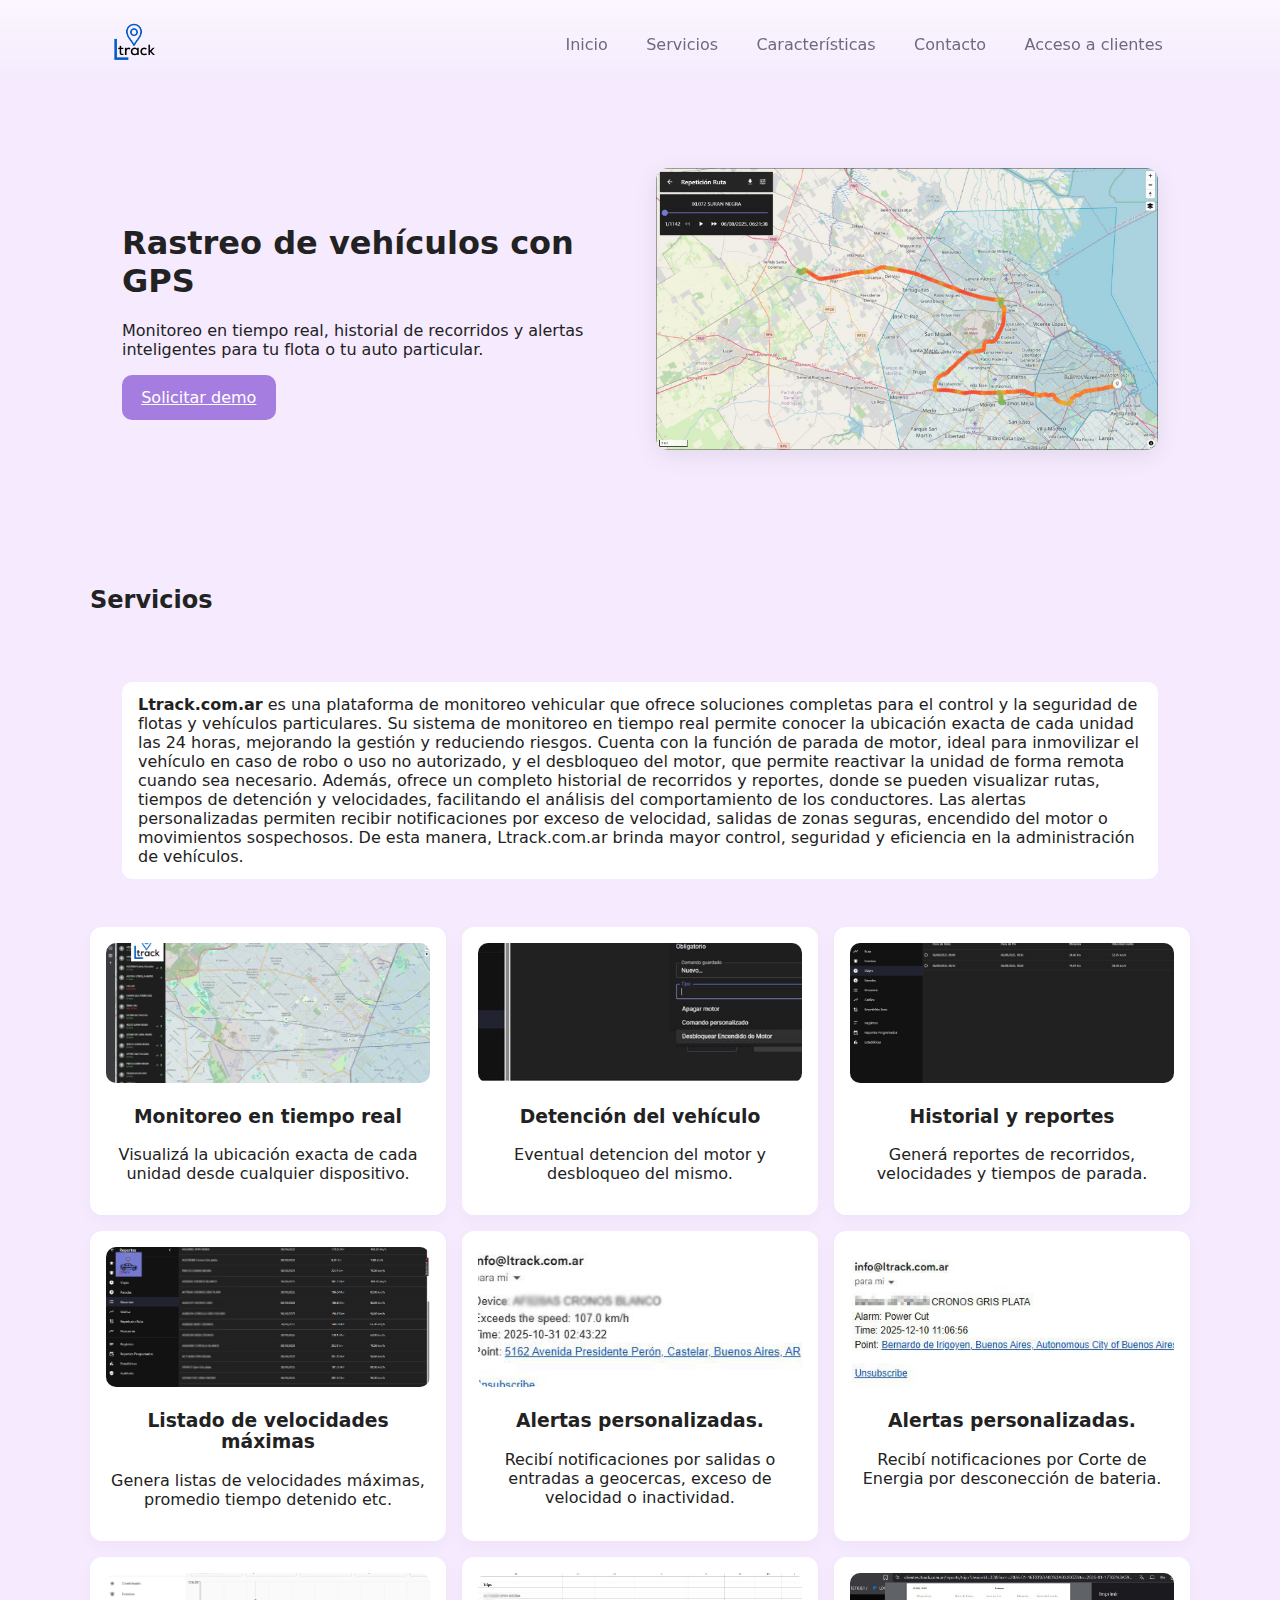
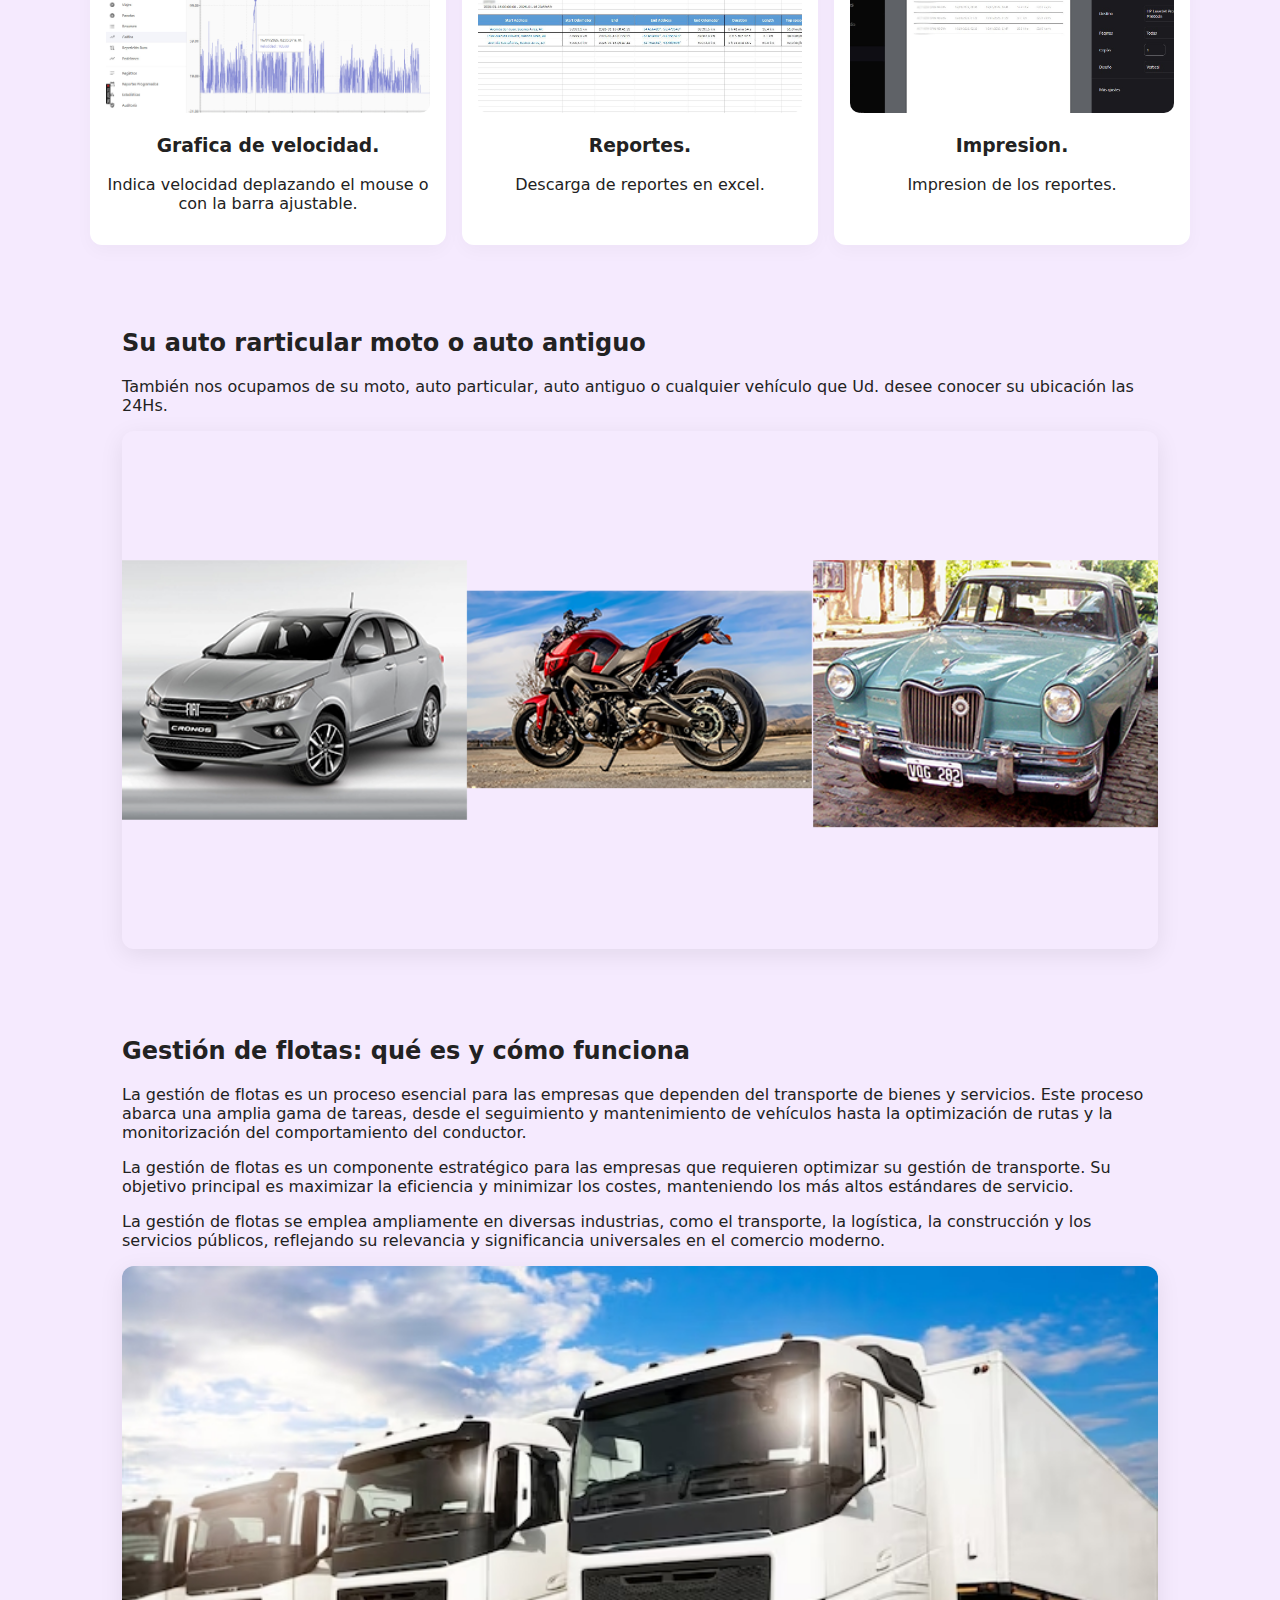
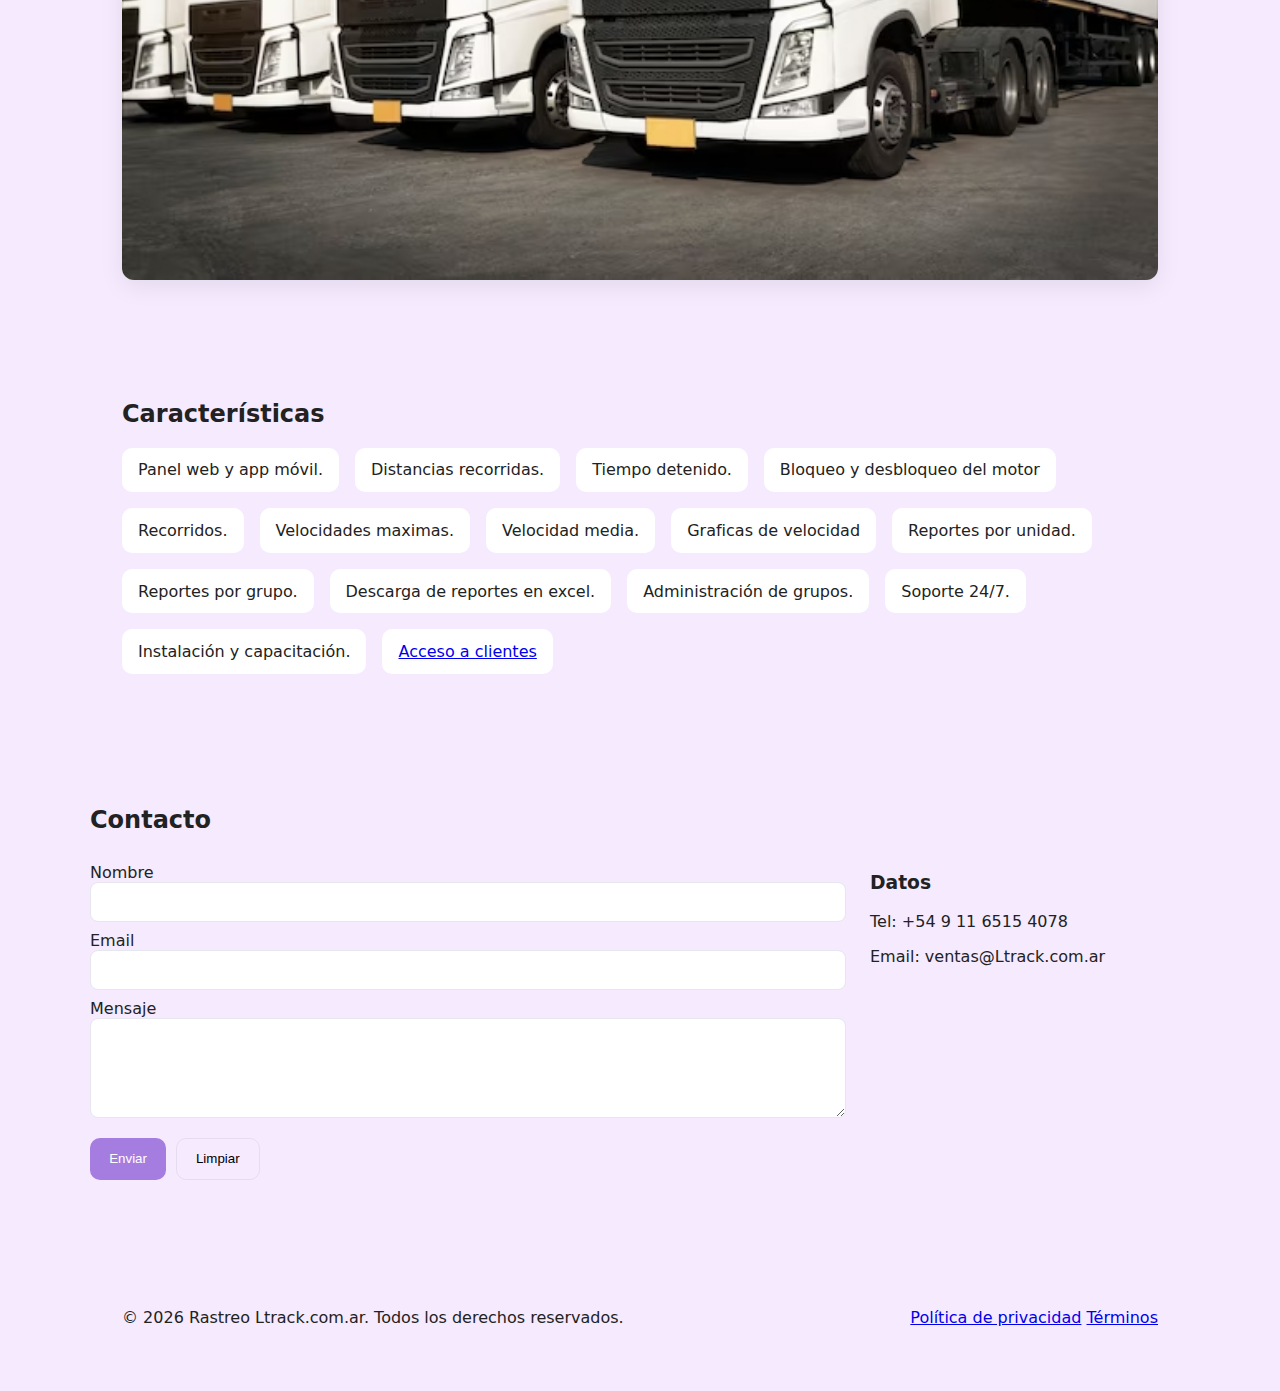
<file: index.html>
<!doctype html>
<html lang="es">

<head>
    <meta charset="utf-8" />
    <meta name="viewport" content="width=device-width, initial-scale=1" />
    <title>Rastreo GPS — Ltrack</title>
    <link rel="stylesheet" href="css/style.css" />
    <style>
        @media (min-width: 768px) {
            .card img {
            transition: transform 0.5s ease;
            }
        .card img:hover {
            transform: scale(1.8);
            }
        }
    </style>
</head>

<body>
    <header class="site-header">
        <div class="container">
            <a class="logo" href="ltrack.com.ar">
                <img src="img/logo.png" alt="Tu logo" id="logoImg" />
            </a>
            <nav class="main-nav" id="mainNav">
                <a href="#inicio">Inicio</a>
                <a href="#servicios">Servicios</a>
                <a href="#caracteristicas">Características</a>
                <a href="#contacto">Contacto</a>
                <a href="http://clientes.ltrack.com.ar" target="_blank">Acceso a clientes</a>
            </nav>
            <button class="nav-toggle" id="navToggle" aria-label="Abrir menú">☰</button>
        </div>
    </header>

    <main>
        <section id="inicio" class="hero">
            <div class="container hero-content">
                <div class="hero-text">
                    <h1>Rastreo de vehículos con GPS</h1>
                    <p>Monitoreo en tiempo real, historial de recorridos y alertas inteligentes para tu flota o tu auto particular.</p>
                    <a class="btn primary" href="#contacto">Solicitar demo</a>
                </div>
                <div class="hero-image">
                    <img src="img/repeticion_ruta.jpg" alt="Vehículos en ruta" id="heroImg" />
                </div>
            </div>
        </section>

        <section id="servicios" class="services container">
            <h2>Servicios</h2>
            <div class="container">
                <ul class="feature-list">
                    <li><strong>Ltrack.com.ar</strong> es una plataforma de monitoreo vehicular que ofrece soluciones completas para el control y la seguridad de flotas y vehículos particulares. Su sistema de monitoreo en tiempo real permite conocer la ubicación exacta de cada unidad las 24 horas, mejorando la gestión y reduciendo riesgos. Cuenta con la función de parada de motor, ideal para inmovilizar el vehículo en caso de robo o uso no autorizado, y el desbloqueo del motor, que permite reactivar la unidad de forma remota cuando sea necesario. Además, ofrece un completo historial de recorridos y reportes, donde se pueden visualizar rutas, tiempos de detención y velocidades, facilitando el análisis del comportamiento de los conductores. Las alertas personalizadas permiten recibir notificaciones por exceso de velocidad, salidas de zonas seguras, encendido del motor o movimientos sospechosos. De esta manera, Ltrack.com.ar brinda mayor control, seguridad y eficiencia en la administración de vehículos.</li>
                </ul>
            </div>
            <div class="cards">
                <article class="card">
                    <img src="img/service1.jpg" alt="Monitoreo" />
                    <h3>Monitoreo en tiempo real</h3>
                    <p>Visualizá la ubicación exacta de cada unidad desde cualquier dispositivo.</p>
                </article>

                <article class="card">
                    <img src="img/apagar_motor.jpg" alt="Alertas" />
                    <h3>Detención del vehículo</h3>
                    <p>Eventual detencion del motor y desbloqueo del mismo.</p>
                </article>


                <article class="card">
                    <img src="img/viajes.jpg" alt="Historial" />
                    <h3>Historial y reportes</h3>
                    <p>Generá reportes de recorridos, velocidades y tiempos de parada.</p>
                </article>
                <article class="card">
                    <img src="img/velocidades.jpg" alt="Alertas" />
                    <h3>Listado de velocidades máximas</h3>
                    <p>Genera listas de velocidades máximas, promedio tiempo detenido etc.</p>
                </article>
                <article class="card">
                    <img src="img/reporte_velocidad.jpg" alt="Alertas" />
                    <h3>Alertas personalizadas.</h3>
                    <p>Recibí notificaciones por salidas o entradas a geocercas, exceso de velocidad o inactividad.</p>
                </article>
                <article class="card">
                    <img src="img/alarma_de_energia.jpg" alt="Corte energia" />
                    <h3>Alertas personalizadas.</h3>
                    <p>Recibí notificaciones por Corte de Energia por desconección de bateria.</p>
                </article>
                <article class="card">
                    <img src="img/grafica.jpg" alt="Grafica de velocidad" />
                    <h3>Grafica de velocidad.</h3>
                    <p>Indica velocidad deplazando el mouse o con la barra ajustable.</p>
                </article>
                <article class="card">
                    <img src="img/excel_1.jpg" alt="Excel" />
                    <h3>Reportes.</h3>
                    <p>Descarga de reportes en excel.</p>
                </article>
                 <article class="card">
                    <img src="img/impresion.jpg" alt="Impresión" />
                    <h3>Impresion.</h3>
                    <p>Impresion de los reportes.</p>
                </article>
            </div>
        </section>
        <section id="particulares">
            <div class="container">
                <h2>Su auto rarticular moto o auto antiguo</h2>
                <p>También nos ocupamos de su moto, auto particular, auto antiguo o cualquier vehículo que Ud. desee conocer su ubicación las 24Hs.</p>
            <div class="gestion-image">
            <img src="img/autos.png" alt="autos varios">
        </div>
    </div>
      <section id="gestion" class="gestion-cont">
    <div class="container">
        <h2>Gestión de flotas: qué es y cómo funciona</h2>
        <p>
            La gestión de flotas es un proceso esencial para las empresas que dependen del
            transporte de bienes y servicios. Este proceso abarca una amplia gama de tareas,
            desde el seguimiento y mantenimiento de vehículos hasta la optimización de rutas
            y la monitorización del comportamiento del conductor.
        </p>
        <p>
            La gestión de flotas es un componente estratégico para las empresas que requieren
            optimizar su gestión de transporte. Su objetivo principal es
            maximizar la eficiencia y minimizar los costes, manteniendo los más altos
            estándares de servicio.
        </p>
        <p>
            La gestión de flotas se emplea ampliamente en diversas industrias, como el
            transporte, la logística, la construcción y los servicios públicos, reflejando
            su relevancia y significancia universales en el comercio moderno.
        </p>
         <div class="gestion-image">
            <img src="img/flota_camiones.jpg" alt="Gestión de flotas de camiones">
        </div>
    </div>
</section>
</section>
        <section id="caracteristicas" class="features">
            <div class="container">
                <h2>Características</h2>
                <ul class="feature-list">
                    <li>Panel web y app móvil.</li>
                    <li>Distancias recorridas.</li>
                    <li>Tiempo detenido.</li>
                    <li>Bloqueo y desbloqueo del motor</li>                    
                    <li>Recorridos.</li>
                    <li>Velocidades maximas.</li>
                    <li>Velocidad media.</li>
                    <li>Graficas de velocidad</li>
                    <li>Reportes por unidad.</li>
                    <li>Reportes por grupo.</li>
                    <li>Descarga de reportes en excel.</li>
                    <li>Administración de grupos.</li>
                    <li>Soporte 24/7.</li>
                    <li>Instalación y capacitación.</li>
                    <li><a href="http://clientes.ltrack.com.ar" target="_blank">Acceso a clientes</a></li>
                </ul>
            </div>
        </section>

        <section id="contacto" class="contact container">
            <h2>Contacto</h2>
            <div class="contact-grid">
                <form action="mail.php" method="post">
                    <label for="name">Nombre</label>
                    <input id="name" name="name" type="text" required />
                    <label for="email">Email</label>
                    <input id="email" name="email" type="email" required />
                    <label for="message">Mensaje</label>
                    <textarea id="message" name="message" rows="5" required></textarea>
                    <div class="form-actions">
                        <button type="submit" class="btn primary">Enviar</button>
                        <button type="button" id="resetBtn" class="btn ghost">Limpiar</button>
                    </div>
                 </form>            
                <div class="contact-info">
                    <h3>Datos</h3>
                    <p>Tel: +54 9 11 6515 4078</p>
                    <p>Email: ventas@Ltrack.com.ar</p>
                </div>
            </div>
        </section>
        <!--
        <section id="mapa" class="sitemap container">
            <h2>Mapa del sitio</h2>
            <ul class="sitemap-list">
                <li><a href="#inicio">Inicio</a></li>
                <li><a href="#servicios">Servicios</a></li>
                <li><a href="#gestion">Gestion de flotas</a></li>
                <li><a href="#caracteristicas">Características</a></li>
                <li><a href="#contacto">Contacto</a></li>
                <li><a href="http://clientes.ltrack.com.ar" target="_blank">Clientes</a></li>
            </ul>
        </section>
        -->
        <footer class="site-footer">
            <div class="container footer-content">
                <p>© <span id="year"></span> Rastreo Ltrack.com.ar. Todos los derechos reservados.</p>
                <nav class="footer-nav">
                    <a href="html/privacidad.html">Política de privacidad</a>
                    <a href="html/terminos.html">Términos</a>
                </nav>
            </div>
        </footer>
    </main>
    <script src="js/script.js"></script>
</body>
</html>
</file>
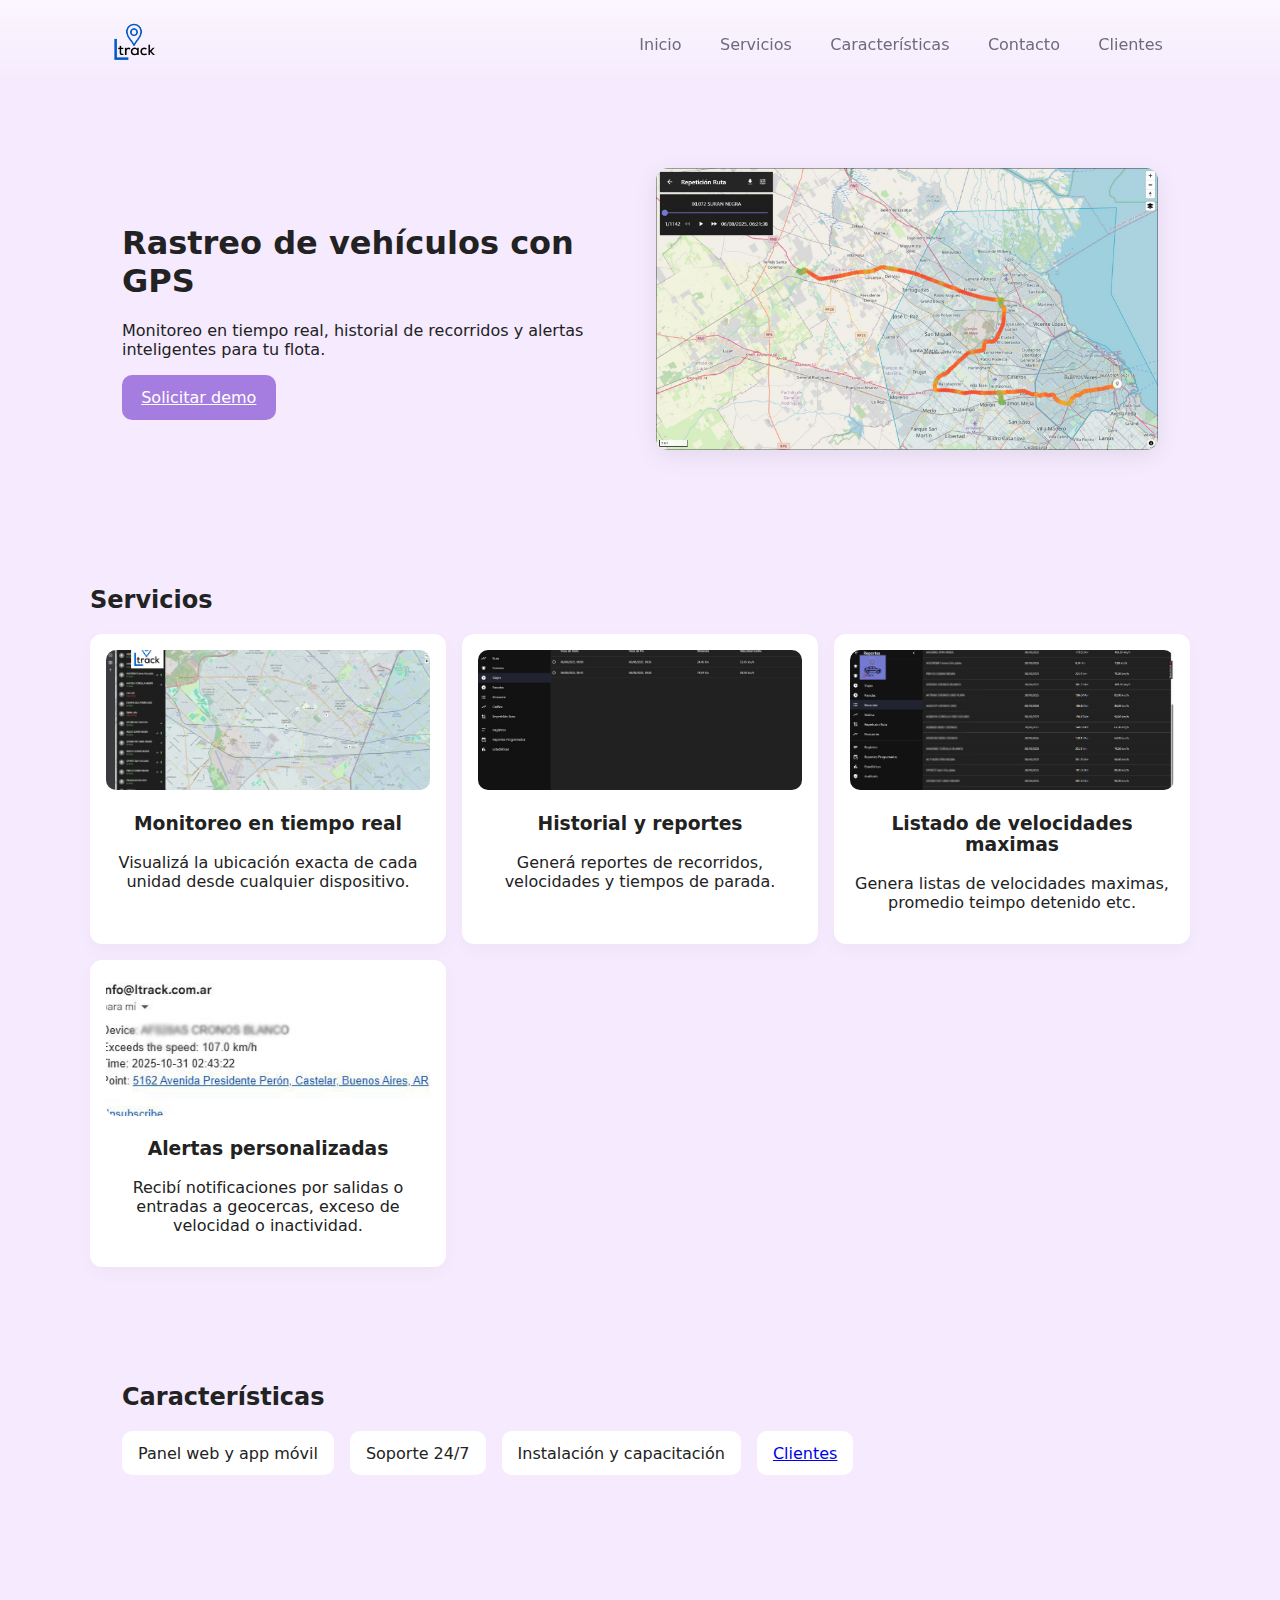
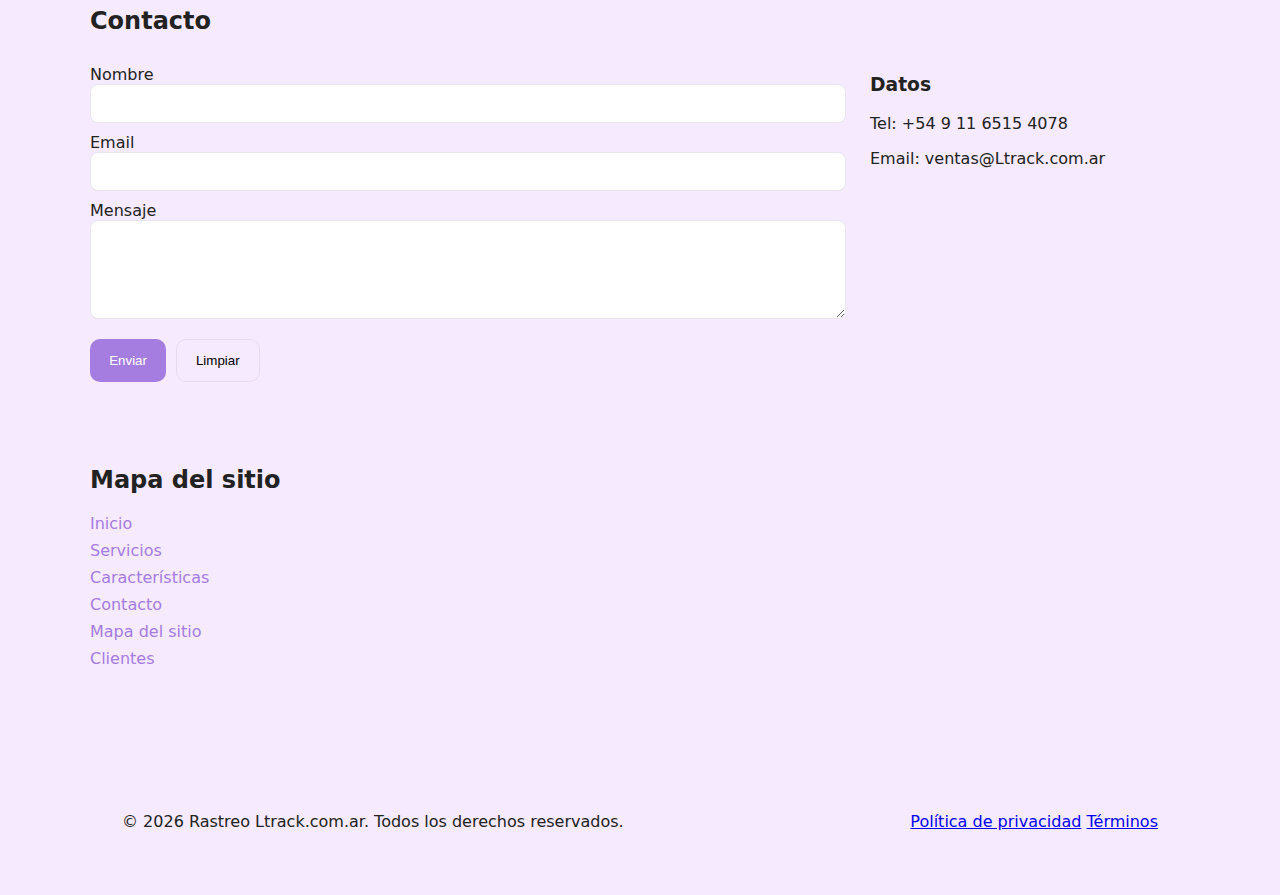
<file: ant/index.html>
<!doctype html>
<html lang="es">

<head>
    <meta charset="utf-8" />
    <meta name="viewport" content="width=device-width, initial-scale=1" />
    <title>Rastreo GPS — Ltrack</title>
    <link rel="stylesheet" href="css/style.css" />
</head>

<body>
    <header class="site-header">
        <div class="container">
            <a class="logo" href="ltrack.com.ar">
                <img src="img/logo.png" alt="Tu logo" id="logoImg" />
            </a>
            <nav class="main-nav" id="mainNav">
                <a href="#inicio">Inicio</a>
                <a href="#servicios">Servicios</a>
                <a href="#caracteristicas">Características</a>
                <a href="#contacto">Contacto</a>
                <a href="http://clientes.ltrack.com.ar" target="_blank">Clientes</a>
            </nav>
            <button class="nav-toggle" id="navToggle" aria-label="Abrir menú">☰</button>
        </div>
    </header>

    <main>
        <section id="inicio" class="hero">
            <div class="container hero-content">
                <div class="hero-text">
                    <h1>Rastreo de vehículos con GPS</h1>
                    <p>Monitoreo en tiempo real, historial de recorridos y alertas inteligentes para tu flota.</p>
                    <a class="btn primary" href="#contacto">Solicitar demo</a>
                </div>
                <div class="hero-image">
                    <img src="img/repeticion_ruta.jpg" alt="Vehículos en ruta" id="heroImg" />
                </div>
            </div>
        </section>

        <section id="servicios" class="services container">
            <h2>Servicios</h2>
            <div class="cards">
                <article class="card">
                    <img src="img/service1.jpg" alt="Monitoreo" />
                    <h3>Monitoreo en tiempo real</h3>
                    <p>Visualizá la ubicación exacta de cada unidad desde cualquier dispositivo.</p>
                </article>
                <article class="card">
                    <img src="img/viajes.jpg" alt="Historial" />
                    <h3>Historial y reportes</h3>
                    <p>Generá reportes de recorridos, velocidades y tiempos de parada.</p>
                </article>
                <article class="card">
                    <img src="img/velocidades.jpg" alt="Alertas" />
                    <h3>Listado de velocidades maximas</h3>
                    <p>Genera listas de velocidades maximas, promedio teimpo detenido etc.</p>
                </article>
                <article class="card">
                    <img src="img/reporte_velocidad.JPG" alt="Alertas" />
                    <h3>Alertas personalizadas</h3>
                    <p>Recibí notificaciones por salidas o entradas a geocercas, exceso de velocidad o inactividad.</p>
                </article>
            </div>
        </section>

        <section id="caracteristicas" class="features">
            <div class="container">
                <h2>Características</h2>
                <ul class="feature-list">
                    <li>Panel web y app móvil</li>
                    <!-- <li>Integración con ERP y APIs</li> -->
                    <li>Soporte 24/7</li>
                    <li>Instalación y capacitación</li>
                    <li><a href="http://clientes.ltrack.com.ar" target="_blank">Clientes</a></li>
                </ul>
            </div>
        </section>

        <section id="contacto" class="contact container">
            <h2>Contacto</h2>
            <div class="contact-grid">
                <form id="contactForm">
                    <label for="name">Nombre</label>
                    <input id="name" name="name" type="text" required />

                    <label for="email">Email</label>
                    <input id="email" name="email" type="email" required />

                    <label for="message">Mensaje</label>
                    <textarea id="message" name="message" rows="5" required></textarea>

                    <div class="form-actions">
                        <button type="submit" class="btn primary">Enviar</button>
                        <button type="button" id="resetBtn" class="btn ghost">Limpiar</button>
                    </div>

                </form>

                <div class="contact-info">
                    <h3>Datos</h3>
                    <p>Tel: +54 9 11 6515 4078</p>
                    <p>Email: ventas@Ltrack.com.ar</p>

                </div>
            </div>
        </section>


        <section id="mapa" class="sitemap container">
            <h2>Mapa del sitio</h2>
            <ul class="sitemap-list">
                <li><a href="#inicio">Inicio</a></li>
                <li><a href="#servicios">Servicios</a></li>
                <li><a href="#caracteristicas">Características</a></li>
                <li><a href="#contacto">Contacto</a></li>
                <li><a href="#mapa">Mapa del sitio</a></li>
                <li><a href="http://clientes.ltrack.com.ar" target="_blank">Clientes</a></li>
            </ul>
        </section>
        <footer class="site-footer">
            <div class="container footer-content">
                <p>© <span id="year"></span> Rastreo Ltrack.com.ar. Todos los derechos reservados.</p>
                <nav class="footer-nav">
                    <a href="html/privacidad.html">Política de privacidad</a>

                    <a href="html/terminos.html">Términos</a>
                </nav>
            </div>
        </footer>
    </main>

    <script src="js/script.js"></script>
</body>

</html>
</file>
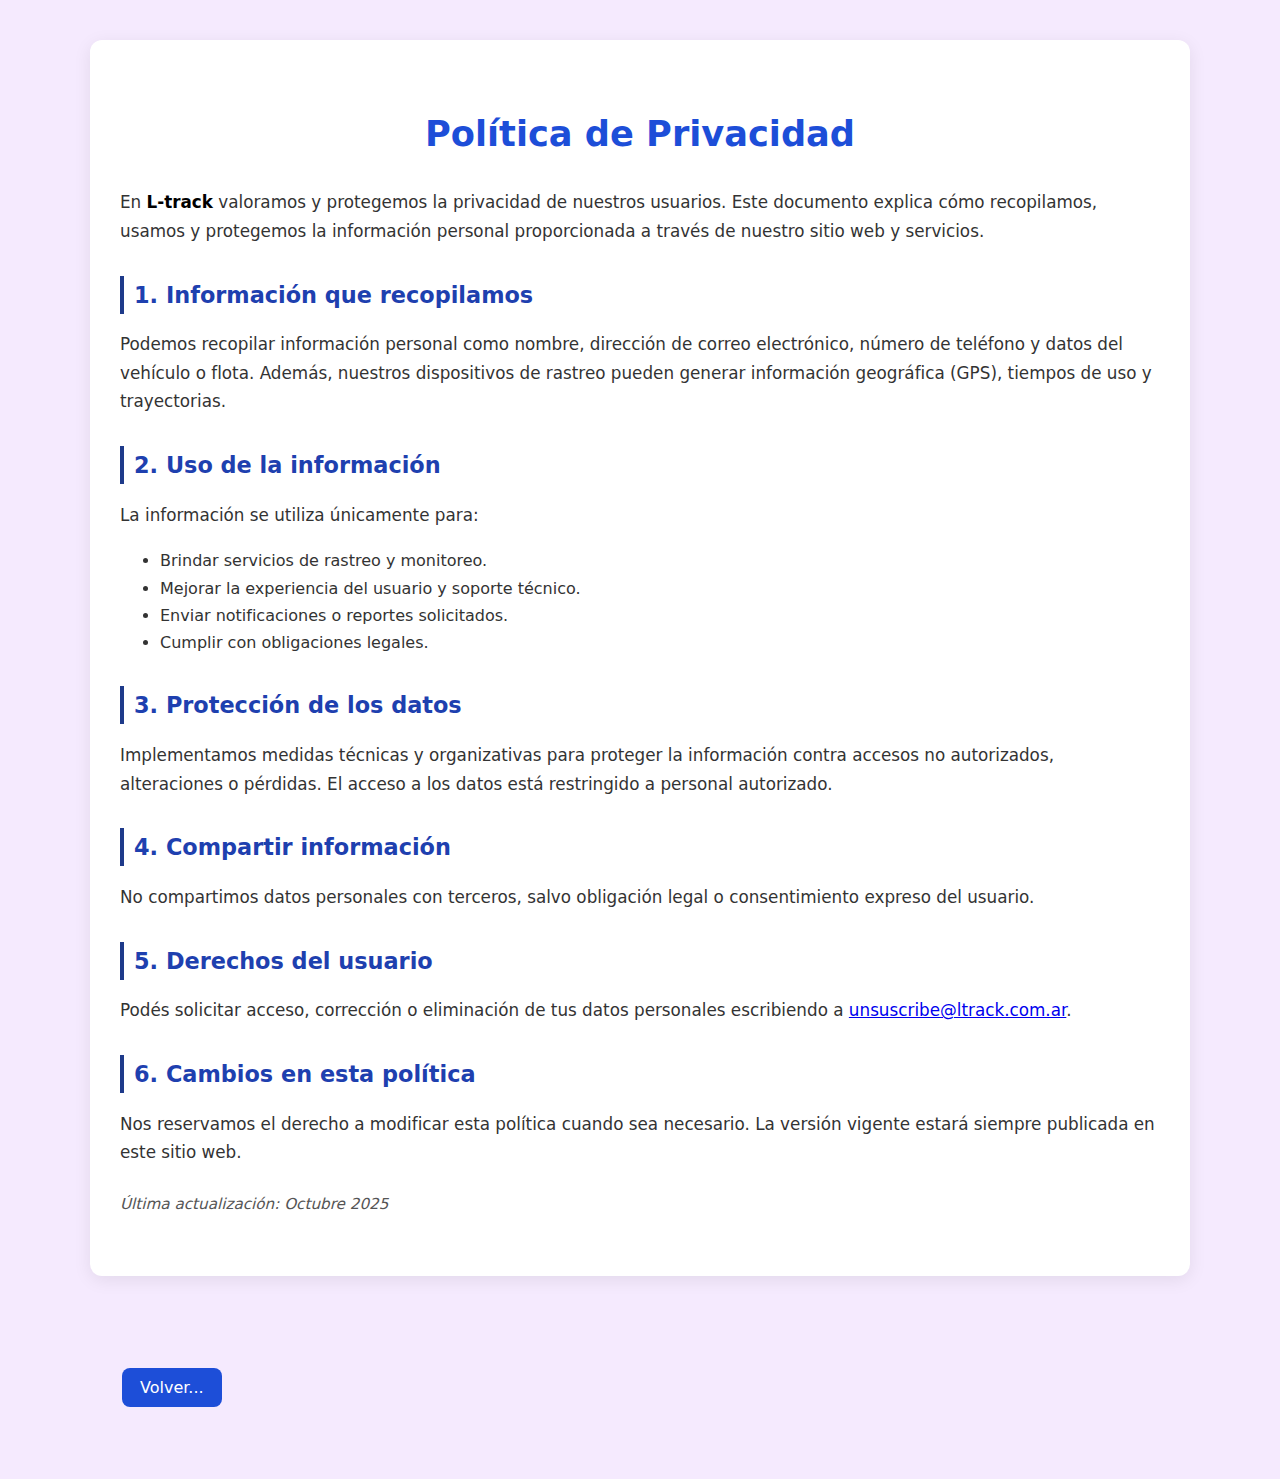
<file: html/privacidad.html>
<!doctype html>
<html lang="es">

<head>
    <meta charset="utf-8">
    <meta name="viewport" content="width=device-width, initial-scale=1">
    <title>Política de Privacidad — Rastreo GPS</title>
    <link rel="stylesheet" href="../css/style.css">
    <link rel="stylesheet" href="../css/terminos.css">

</head>

<body>
    <main class="container legal">
        <h1>Política de Privacidad</h1>
        <p>En <strong>L-track</strong> valoramos y protegemos la privacidad de nuestros usuarios. Este documento
            explica cómo recopilamos, usamos y protegemos la información personal proporcionada a través de nuestro
            sitio web y servicios.</p>

        <h2>1. Información que recopilamos</h2>
        <p>Podemos recopilar información personal como nombre, dirección de correo electrónico, número de teléfono y
            datos del vehículo o flota. Además, nuestros dispositivos de rastreo pueden generar información geográfica
            (GPS), tiempos de uso y trayectorias.</p>

        <h2>2. Uso de la información</h2>
        <p>La información se utiliza únicamente para:</p>
        <ul>
            <li>Brindar servicios de rastreo y monitoreo.</li>
            <li>Mejorar la experiencia del usuario y soporte técnico.</li>
            <li>Enviar notificaciones o reportes solicitados.</li>
            <li>Cumplir con obligaciones legales.</li>
        </ul>

        <h2>3. Protección de los datos</h2>
        <p>Implementamos medidas técnicas y organizativas para proteger la información contra accesos no autorizados,
            alteraciones o pérdidas. El acceso a los datos está restringido a personal autorizado.</p>

        <h2>4. Compartir información</h2>
        <p>No compartimos datos personales con terceros, salvo obligación legal o consentimiento expreso del usuario.
        </p>

        <h2>5. Derechos del usuario</h2>
        <p>Podés solicitar acceso, corrección o eliminación de tus datos personales escribiendo a <a
                href="mailto:info@ltrack.com.ar">unsuscribe@ltrack.com.ar</a>.</p>

        <h2>6. Cambios en esta política</h2>
        <p>Nos reservamos el derecho a modificar esta política cuando sea necesario. La versión vigente estará siempre
            publicada en este sitio web.</p>

        <p><em>Última actualización: Octubre 2025</em></p>
    </main>
    <div class="container footer-content">
        <a href="../index.html">Volver...</a>
    </div>
</body>

</html>
</file>
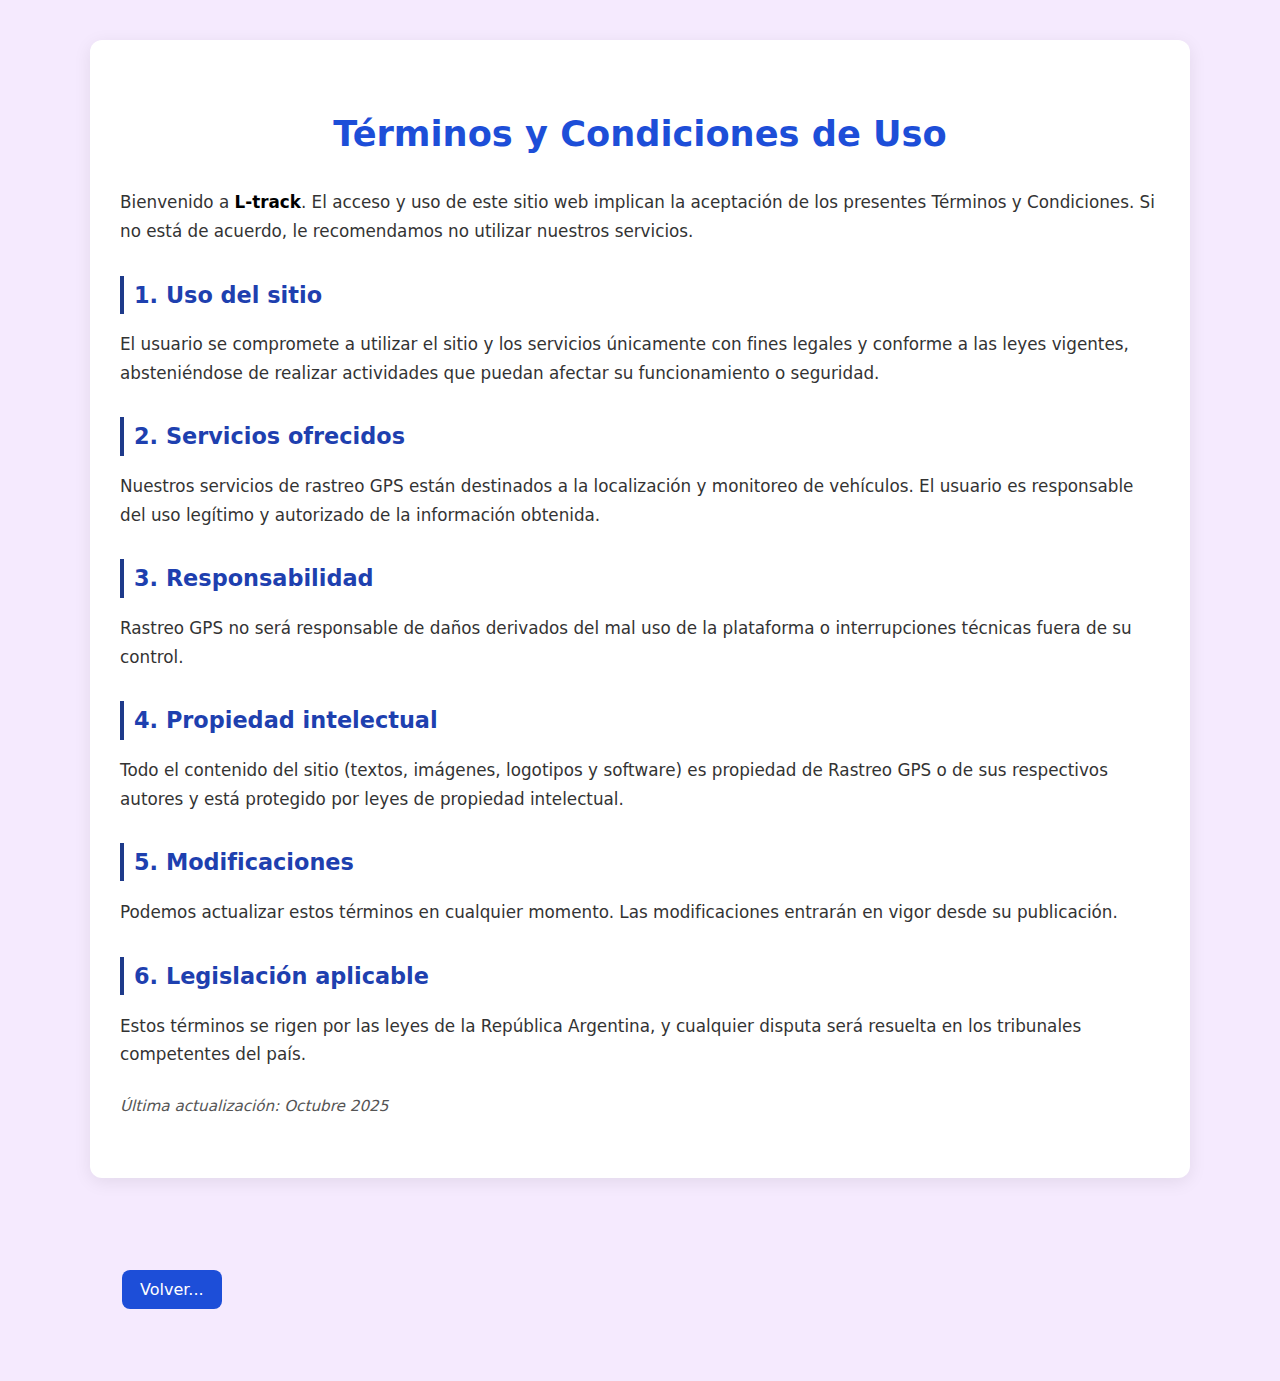
<file: html/terminos.html>
<!doctype html>
<html lang="es">

<head>
    <meta charset="utf-8">
    <meta name="viewport" content="width=device-width, initial-scale=1">
    <title>Términos y Condiciones — Rastreo GPS</title>
    <link rel="stylesheet" href="../css/style.css">
    <link rel="stylesheet" href="../css/terminos.css">
</head>

<body>
    <main class="container legal">
        <h1>Términos y Condiciones de Uso</h1>
        <p>Bienvenido a <strong>L-track</strong>. El acceso y uso de este sitio web implican la aceptación de los
            presentes Términos y Condiciones. Si no está de acuerdo, le recomendamos no utilizar nuestros servicios.</p>

        <h2>1. Uso del sitio</h2>
        <p>El usuario se compromete a utilizar el sitio y los servicios únicamente con fines legales y conforme a las
            leyes vigentes, absteniéndose de realizar actividades que puedan afectar su funcionamiento o seguridad.</p>

        <h2>2. Servicios ofrecidos</h2>
        <p>Nuestros servicios de rastreo GPS están destinados a la localización y monitoreo de vehículos. El usuario es
            responsable del uso legítimo y autorizado de la información obtenida.</p>

        <h2>3. Responsabilidad</h2>
        <p>Rastreo GPS no será responsable de daños derivados del mal uso de la plataforma o interrupciones técnicas
            fuera de su control.</p>

        <h2>4. Propiedad intelectual</h2>
        <p>Todo el contenido del sitio (textos, imágenes, logotipos y software) es propiedad de Rastreo GPS o de sus
            respectivos autores y está protegido por leyes de propiedad intelectual.</p>

        <h2>5. Modificaciones</h2>
        <p>Podemos actualizar estos términos en cualquier momento. Las modificaciones entrarán en vigor desde su
            publicación.</p>

        <h2>6. Legislación aplicable</h2>
        <p>Estos términos se rigen por las leyes de la República Argentina, y cualquier disputa será resuelta en los
            tribunales competentes del país.</p>

        <p><em>Última actualización: Octubre 2025</em></p>
    </main>
    <div class="container footer-content">
        <a href="../index.html">Volver...</a>
    </div>
</body>

</html>
</file>
<file: css/style.css>
:root {
    --violet-100: #F5EAFE;
    /* fondo suave */
    --violet-300: #D9B8F0;
    /* acento */
    --violet-500: #A57CE0;
    /* primary */
    --muted: #6b6b7a;
    --radius: 12px;
    --container: 1100px;
    --gap: 1.25rem;
    font-family: Inter, system-ui, -apple-system, 'Segoe UI', Roboto, 'Helvetica Neue', Arial;
}

* {
    box-sizing: border-box
}

html,
body {
    height: 100%
}

body {
    margin: 0;
    background: var(--violet-100);
    color: #222
}

.container {
    max-width: var(--container);
    margin: 0 auto;
    padding: 2rem
}

.site-header {
    background: linear-gradient(180deg, rgba(255, 255, 255, 0.6), transparent);
    backdrop-filter: blur(6px);
    position: sticky;
    top: 0;
    z-index: 40
}

.site-header .container {
    display: flex;
    align-items: center;
    justify-content: space-between;
    padding: 1rem
}

.logo img {
    height: 56px;
    display: block
}

.main-nav {
    display: flex;
    gap: 1rem
}

.main-nav a {
    color: var(--muted);
    text-decoration: none;
    padding: 0.5rem 0.7rem;
    border-radius: 8px
}

.main-nav a:hover {
    background: rgba(165, 124, 224, 0.12);
    color: var(--violet-500)
}

.nav-toggle {
    display: none;
    background: none;
    border: none;
    font-size: 1.4rem
}

.hero {
    padding: 3rem 0
}

.hero-content {
    display: flex;
    gap: 2rem;
    align-items: center
}

.hero-text {
    flex: 1
}

.hero-image {
    flex: 1
}

.hero-image img {
    width: 100%;
    border-radius: var(--radius);
    box-shadow: 0 6px 24px rgba(0, 0, 0, 0.08)
}

.btn {
    display: inline-block;
    padding: 0.8rem 1.2rem;
    border-radius: 10px;
    border: 0;
    cursor: pointer
}

.btn.primary {
    background: var(--violet-500);
    color: white
}

.btn.ghost {
    background: transparent;
    border: 1px solid rgba(0, 0, 0, 0.06)
}

.services {
    padding: 2rem 0
}

.cards {
    display: grid;
    grid-template-columns: repeat(3, 1fr);
    gap: 1rem
}

.card {
    background: white;
    border-radius: 12px;
    padding: 1rem;
    box-shadow: 0 6px 18px rgba(0, 0, 0, 0.03);
    text-align: center
}

.card img {
    width: 100%;
    height: 140px;
    object-fit: cover;
    border-radius: 10px
}

.features {
    padding: 2rem 0
}

.feature-list {
    display: flex;
    flex-wrap: wrap;
    gap: 1rem;
    list-style: none;
    padding: 0
}

.feature-list li {
    background: white;
    padding: 0.8rem 1rem;
    border-radius: 10px
}

.contact {
    padding: 2rem 0
}

.contact-grid {
    display: grid;
    grid-template-columns: 1fr 320px;
    gap: 1.5rem
}

form label {
    display: block;
    margin-top: 0.6rem
}

input,
textarea {
    width: 100%;
    padding: 0.7rem;
    border-radius: 8px;
    border: 1px solid #e6e6ee
}

.form-actions {
    display: flex;
    gap: 0.6rem;
    margin-top: 1rem
}

.form-note {
    font-size: 0.85rem;
    color: var(--muted);
    margin-top: 0.6rem
}

.site-footer {
    padding: 1rem 0;
    margin-top: 2rem
}

.footer-content {
    display: flex;
    justify-content: space-between;
    align-items: center
}

.map-placeholder {
    height: 200px;
    background: #f3f3f6;
    border-radius: 10px;
    display: flex;
    align-items: center;
    justify-content: center;
    color: var(--muted)
}

/* responsive */
@media(max-width:900px) {
    .cards {
        grid-template-columns: repeat(2, 1fr)
    }

    .hero-content {
        flex-direction: column-reverse
    }

    .contact-grid>* {
        padding-left: 1rem;
        padding-right: 1rem;
    }

    .contact-grid {
        grid-template-columns: 1fr;
    }
}



@media (max-width: 600px) {

    .contact-grid form {
        padding: 0 1.5rem;
    }

    .cards {
        grid-template-columns: 1fr
    }

    .nav-toggle {
        display: block
    }

    .main-nav {
        display: none;
        position: absolute;
        right: 1rem;
        top: 72px;
        background: white;
        padding: 0.8rem;
        border-radius: 10px;
        box-shadow: 0 6px 18px rgba(0, 0, 0, 0.08)
    }
}

.sitemap {
    padding: 2rem 0;
}

.sitemap-list {
    list-style: none;
    padding: 0;
    display: flex;
    flex-direction: column;
    gap: 0.5rem;
}

.sitemap-list a {
    color: var(--violet-500);
    text-decoration: none;
}

.sitemap-list a:hover {
    text-decoration: underline
}

.gestion-grid {
    display: grid;
    grid-template-columns: 1fr 1fr;
    gap: 2rem;
    align-items: center;
    padding: 2rem 0;
}

.gestion-image img {
    width: 100%;
    border-radius: var(--radius);
    box-shadow: 0 6px 24px rgba(0, 0, 0, 0.08);
}

/* Responsive */
@media (max-width: 900px) {
    .gestion-grid {
        grid-template-columns: 1fr;
    }
}
</file>
<file: ant/css/style.css>
:root {
    --violet-100: #F5EAFE;
    /* fondo suave */
    --violet-300: #D9B8F0;
    /* acento */
    --violet-500: #A57CE0;
    /* primary */
    --muted: #6b6b7a;
    --radius: 12px;
    --container: 1100px;
    --gap: 1.25rem;
    font-family: Inter, system-ui, -apple-system, 'Segoe UI', Roboto, 'Helvetica Neue', Arial;
}

* {
    box-sizing: border-box
}

html,
body {
    height: 100%
}

body {
    margin: 0;
    background: var(--violet-100);
    color: #222
}

.container {
    max-width: var(--container);
    margin: 0 auto;
    padding: 2rem
}

.site-header {
    background: linear-gradient(180deg, rgba(255, 255, 255, 0.6), transparent);
    backdrop-filter: blur(6px);
    position: sticky;
    top: 0;
    z-index: 40
}

.site-header .container {
    display: flex;
    align-items: center;
    justify-content: space-between;
    padding: 1rem
}

.logo img {
    height: 56px;
    display: block
}

.main-nav {
    display: flex;
    gap: 1rem
}

.main-nav a {
    color: var(--muted);
    text-decoration: none;
    padding: 0.5rem 0.7rem;
    border-radius: 8px
}

.main-nav a:hover {
    background: rgba(165, 124, 224, 0.12);
    color: var(--violet-500)
}

.nav-toggle {
    display: none;
    background: none;
    border: none;
    font-size: 1.4rem
}

.hero {
    padding: 3rem 0
}

.hero-content {
    display: flex;
    gap: 2rem;
    align-items: center
}

.hero-text {
    flex: 1
}

.hero-image {
    flex: 1
}

.hero-image img {
    width: 100%;
    border-radius: var(--radius);
    box-shadow: 0 6px 24px rgba(0, 0, 0, 0.08)
}

.btn {
    display: inline-block;
    padding: 0.8rem 1.2rem;
    border-radius: 10px;
    border: 0;
    cursor: pointer
}

.btn.primary {
    background: var(--violet-500);
    color: white
}

.btn.ghost {
    background: transparent;
    border: 1px solid rgba(0, 0, 0, 0.06)
}

.services {
    padding: 2rem 0
}

.cards {
    display: grid;
    grid-template-columns: repeat(3, 1fr);
    gap: 1rem
}

.card {
    background: white;
    border-radius: 12px;
    padding: 1rem;
    box-shadow: 0 6px 18px rgba(0, 0, 0, 0.03);
    text-align: center
}

.card img {
    width: 100%;
    height: 140px;
    object-fit: cover;
    border-radius: 10px
}

.features {
    padding: 2rem 0
}

.feature-list {
    display: flex;
    flex-wrap: wrap;
    gap: 1rem;
    list-style: none;
    padding: 0
}

.feature-list li {
    background: white;
    padding: 0.8rem 1rem;
    border-radius: 10px
}

.contact {
    padding: 2rem 0
}

.contact-grid {
    display: grid;
    grid-template-columns: 1fr 320px;
    gap: 1.5rem
}

form label {
    display: block;
    margin-top: 0.6rem
}

input,
textarea {
    width: 100%;
    padding: 0.7rem;
    border-radius: 8px;
    border: 1px solid #e6e6ee
}

.form-actions {
    display: flex;
    gap: 0.6rem;
    margin-top: 1rem
}

.form-note {
    font-size: 0.85rem;
    color: var(--muted);
    margin-top: 0.6rem
}

.site-footer {
    padding: 1rem 0;
    margin-top: 2rem
}

.footer-content {
    display: flex;
    justify-content: space-between;
    align-items: center
}

.map-placeholder {
    height: 200px;
    background: #f3f3f6;
    border-radius: 10px;
    display: flex;
    align-items: center;
    justify-content: center;
    color: var(--muted)
}

/* responsive */
@media(max-width:900px) {
    .cards {
        grid-template-columns: repeat(2, 1fr)
    }

    .hero-content {
        flex-direction: column-reverse
    }

    .contact-grid {
        grid-template-columns: 1fr
    }
}

@media(max-width:600px) {
    .cards {
        grid-template-columns: 1fr
    }

    .nav-toggle {
        display: block
    }

    .main-nav {
        display: none;
        position: absolute;
        right: 1rem;
        top: 72px;
        background: white;
        padding: 0.8rem;
        border-radius: 10px;
        box-shadow: 0 6px 18px rgba(0, 0, 0, 0.08)
    }
}

.sitemap {
    padding: 2rem 0;
}

.sitemap-list {
    list-style: none;
    padding: 0;
    display: flex;
    flex-direction: column;
    gap: 0.5rem;
}

.sitemap-list a {
    color: var(--violet-500);
    text-decoration: none;
}

.sitemap-list a:hover {
    text-decoration: underline
}
</file>
<file: css/terminos.css>
/* ---------- ESTILOS PARA PÁGINAS LEGALES ---------- */

.legal {
    background: #fff;
    padding: 40px 30px;
    margin-top: 40px;
    margin-bottom: 40px;
    border-radius: 12px;
    box-shadow: 0 4px 18px rgba(0, 0, 0, 0.08);
    line-height: 1.7;
    color: #333;
}

.legal h1 {
    font-size: 2.2rem;
    margin-bottom: 25px;
    color: #1d4ed8; /* azul de acento */
    text-align: center;
    font-weight: 700;
}

.legal h2 {
    font-size: 1.4rem;
    margin-top: 30px;
    margin-bottom: 10px;
    color: #1e40af;
    border-left: 4px solid #1e3a8a;
    padding-left: 10px;
}

.legal p {
    margin-bottom: 18px;
    font-size: 1.05rem;
}

.legal strong {
    color: #000;
}

.legal em {
    color: #555;
    display: block;
    margin-top: 25px;
    font-size: 0.95rem;
}

/* Enlace volver */
.footer-content a {
    display: inline-block;
    margin: 20px 0 40px;
    padding: 10px 18px;
    background: #1d4ed8;
    color: #fff;
    text-decoration: none;
    border-radius: 8px;
    transition: 0.3s ease;
    font-weight: 500;
}

.footer-content a:hover {
    background: #1e40af;
    transform: translateY(-1px);
}

/* Responsivo */
@media (max-width: 600px) {
    .legal {
        padding: 25px 20px;
    }

    .legal h1 {
        font-size: 1.8rem;
    }

    .legal h2 {
        font-size: 1.2rem;
    }
}
</file>
